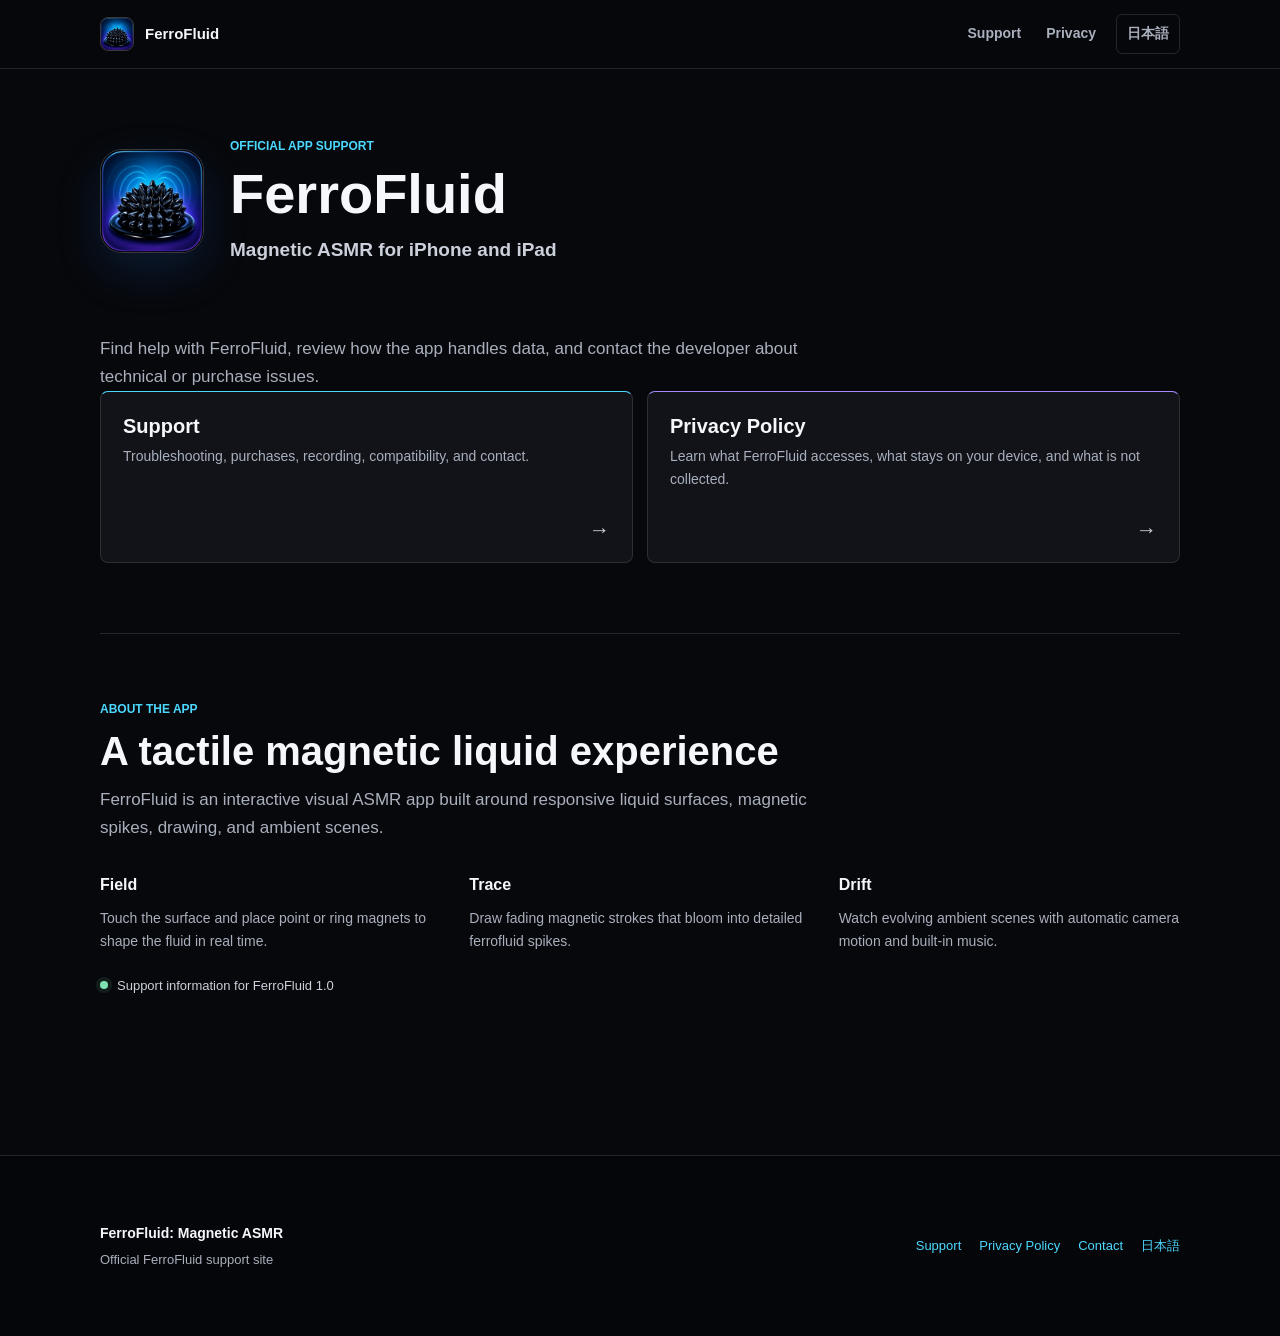
<file: index.html>
<!doctype html>
<html lang="en">
  <head>
    <meta charset="utf-8">
    <meta name="viewport" content="width=device-width, initial-scale=1">
    <meta name="theme-color" content="#07080b">
    <meta name="description" content="Official support and privacy information for FerroFluid: Magnetic ASMR on iPhone and iPad.">
    <meta property="og:title" content="FerroFluid: Magnetic ASMR">
    <meta property="og:description" content="Official support and privacy information for FerroFluid.">
    <meta property="og:type" content="website">
    <meta property="og:url" content="https://bakulab-code.github.io/FerroFluid_App/">
    <meta property="og:image" content="https://bakulab-code.github.io/FerroFluid_App/assets/app-icon.png">
    <link rel="canonical" href="https://bakulab-code.github.io/FerroFluid_App/">
    <link rel="alternate" hreflang="en" href="https://bakulab-code.github.io/FerroFluid_App/">
    <link rel="alternate" hreflang="ja" href="https://bakulab-code.github.io/FerroFluid_App/ja/">
    <link rel="icon" href="./assets/app-icon.png">
    <link rel="stylesheet" href="./assets/styles.css">
    <title>FerroFluid: Magnetic ASMR | Official Support</title>
  </head>
  <body>
    <a class="skip-link" href="#main">Skip to content</a>
    <header class="site-header">
      <div class="header-inner">
        <a class="brand" href="./" aria-label="FerroFluid home">
          <img src="./assets/app-icon.png" alt="">
          <span>FerroFluid</span>
        </a>
        <nav class="site-nav" aria-label="Primary navigation">
          <a href="./support/">Support</a>
          <a href="./privacy/">Privacy</a>
          <a class="language-link" href="./ja/" lang="ja">日本語</a>
        </nav>
      </div>
    </header>

    <main id="main">
      <div class="main-inner">
        <section class="product-intro" aria-labelledby="product-title">
          <img src="./assets/app-icon.png" alt="FerroFluid app icon" width="104" height="104">
          <div>
            <p class="eyebrow">Official app support</p>
            <h1 id="product-title">FerroFluid</h1>
            <p class="subtitle">Magnetic ASMR for iPhone and iPad</p>
          </div>
        </section>

        <p class="lede">Find help with FerroFluid, review how the app handles data, and contact the developer about technical or purchase issues.</p>

        <div class="action-grid" aria-label="Support resources">
          <a class="action-card support" href="./support/">
            <div>
              <h2>Support</h2>
              <p>Troubleshooting, purchases, recording, compatibility, and contact.</p>
            </div>
            <span class="arrow" aria-hidden="true">→</span>
          </a>
          <a class="action-card privacy" href="./privacy/">
            <div>
              <h2>Privacy Policy</h2>
              <p>Learn what FerroFluid accesses, what stays on your device, and what is not collected.</p>
            </div>
            <span class="arrow" aria-hidden="true">→</span>
          </a>
        </div>

        <section class="section" aria-labelledby="about-heading">
          <div class="section-heading">
            <p class="eyebrow">About the app</p>
            <h2 id="about-heading">A tactile magnetic liquid experience</h2>
            <p class="lede">FerroFluid is an interactive visual ASMR app built around responsive liquid surfaces, magnetic spikes, drawing, and ambient scenes.</p>
          </div>
          <div class="topic-grid">
            <div class="topic">
              <h3>Field</h3>
              <p>Touch the surface and place point or ring magnets to shape the fluid in real time.</p>
            </div>
            <div class="topic">
              <h3>Trace</h3>
              <p>Draw fading magnetic strokes that bloom into detailed ferrofluid spikes.</p>
            </div>
            <div class="topic">
              <h3>Drift</h3>
              <p>Watch evolving ambient scenes with automatic camera motion and built-in music.</p>
            </div>
          </div>
          <p class="status-line"><span class="status-dot" aria-hidden="true"></span>Support information for FerroFluid 1.0</p>
        </section>
      </div>
    </main>

    <footer class="site-footer">
      <div class="footer-inner">
        <div class="footer-brand">
          <strong>FerroFluid: Magnetic ASMR</strong>
          <span>Official FerroFluid support site</span>
        </div>
        <nav class="footer-links" aria-label="Footer navigation">
          <a href="./support/">Support</a>
          <a href="./privacy/">Privacy Policy</a>
          <a href="mailto:bakulab.g@gmail.com">Contact</a>
          <a href="./ja/" lang="ja">日本語</a>
        </nav>
      </div>
    </footer>
  </body>
</html>
</file>
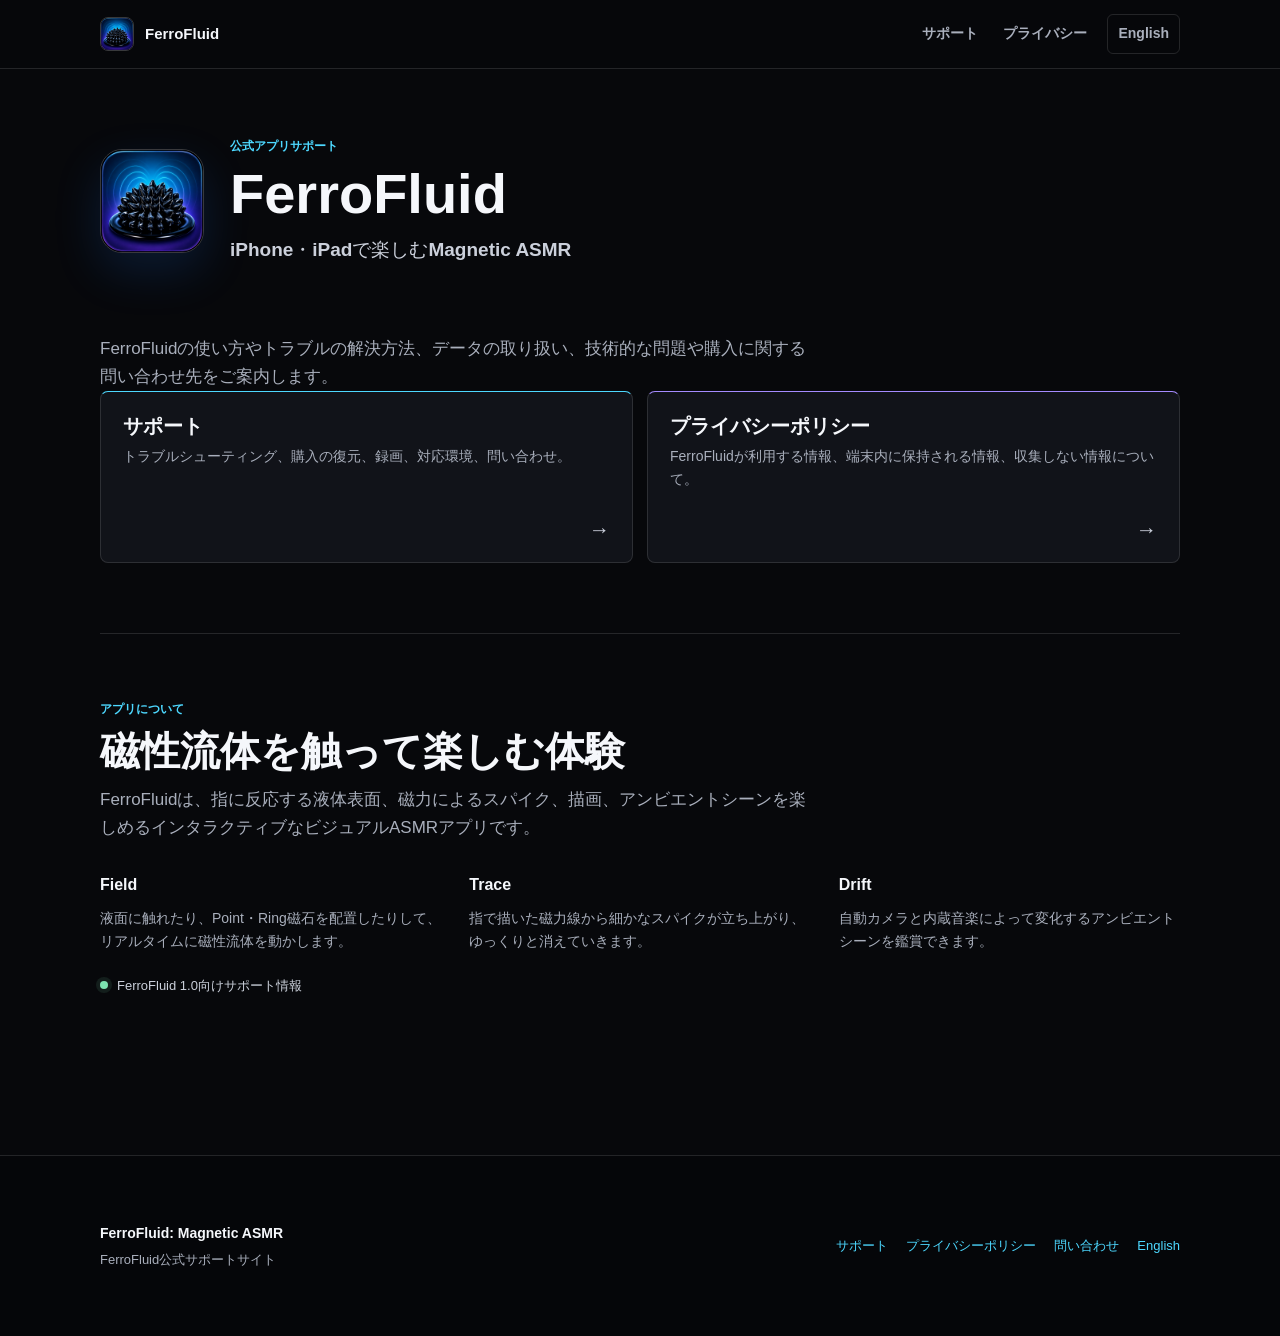
<file: ja/index.html>
<!doctype html>
<html lang="ja">
  <head>
    <meta charset="utf-8">
    <meta name="viewport" content="width=device-width, initial-scale=1">
    <meta name="theme-color" content="#07080b">
    <meta name="description" content="iPhone・iPad用アプリ FerroFluid: Magnetic ASMR の公式サポートおよびプライバシー情報です。">
    <meta property="og:title" content="FerroFluid: Magnetic ASMR">
    <meta property="og:description" content="FerroFluidの公式サポートおよびプライバシー情報です。">
    <meta property="og:type" content="website">
    <meta property="og:url" content="https://bakulab-code.github.io/FerroFluid_App/ja/">
    <meta property="og:image" content="https://bakulab-code.github.io/FerroFluid_App/assets/app-icon.png">
    <link rel="canonical" href="https://bakulab-code.github.io/FerroFluid_App/ja/">
    <link rel="alternate" hreflang="en" href="https://bakulab-code.github.io/FerroFluid_App/">
    <link rel="alternate" hreflang="ja" href="https://bakulab-code.github.io/FerroFluid_App/ja/">
    <link rel="icon" href="../assets/app-icon.png">
    <link rel="stylesheet" href="../assets/styles.css">
    <title>FerroFluid: Magnetic ASMR | 公式サポート</title>
  </head>
  <body>
    <a class="skip-link" href="#main">本文へ移動</a>
    <header class="site-header">
      <div class="header-inner">
        <a class="brand" href="./" aria-label="FerroFluid ホーム">
          <img src="../assets/app-icon.png" alt="">
          <span>FerroFluid</span>
        </a>
        <nav class="site-nav" aria-label="メインナビゲーション">
          <a href="./support/">サポート</a>
          <a href="./privacy/">プライバシー</a>
          <a class="language-link" href="../" lang="en">English</a>
        </nav>
      </div>
    </header>

    <main id="main">
      <div class="main-inner">
        <section class="product-intro" aria-labelledby="product-title">
          <img src="../assets/app-icon.png" alt="FerroFluid アプリアイコン" width="104" height="104">
          <div>
            <p class="eyebrow">公式アプリサポート</p>
            <h1 id="product-title">FerroFluid</h1>
            <p class="subtitle">iPhone・iPadで楽しむMagnetic ASMR</p>
          </div>
        </section>

        <p class="lede">FerroFluidの使い方やトラブルの解決方法、データの取り扱い、技術的な問題や購入に関する問い合わせ先をご案内します。</p>

        <div class="action-grid" aria-label="サポート情報">
          <a class="action-card support" href="./support/">
            <div>
              <h2>サポート</h2>
              <p>トラブルシューティング、購入の復元、録画、対応環境、問い合わせ。</p>
            </div>
            <span class="arrow" aria-hidden="true">→</span>
          </a>
          <a class="action-card privacy" href="./privacy/">
            <div>
              <h2>プライバシーポリシー</h2>
              <p>FerroFluidが利用する情報、端末内に保持される情報、収集しない情報について。</p>
            </div>
            <span class="arrow" aria-hidden="true">→</span>
          </a>
        </div>

        <section class="section" aria-labelledby="about-heading">
          <div class="section-heading">
            <p class="eyebrow">アプリについて</p>
            <h2 id="about-heading">磁性流体を触って楽しむ体験</h2>
            <p class="lede">FerroFluidは、指に反応する液体表面、磁力によるスパイク、描画、アンビエントシーンを楽しめるインタラクティブなビジュアルASMRアプリです。</p>
          </div>
          <div class="topic-grid">
            <div class="topic">
              <h3>Field</h3>
              <p>液面に触れたり、Point・Ring磁石を配置したりして、リアルタイムに磁性流体を動かします。</p>
            </div>
            <div class="topic">
              <h3>Trace</h3>
              <p>指で描いた磁力線から細かなスパイクが立ち上がり、ゆっくりと消えていきます。</p>
            </div>
            <div class="topic">
              <h3>Drift</h3>
              <p>自動カメラと内蔵音楽によって変化するアンビエントシーンを鑑賞できます。</p>
            </div>
          </div>
          <p class="status-line"><span class="status-dot" aria-hidden="true"></span>FerroFluid 1.0向けサポート情報</p>
        </section>
      </div>
    </main>

    <footer class="site-footer">
      <div class="footer-inner">
        <div class="footer-brand">
          <strong>FerroFluid: Magnetic ASMR</strong>
          <span>FerroFluid公式サポートサイト</span>
        </div>
        <nav class="footer-links" aria-label="フッターナビゲーション">
          <a href="./support/">サポート</a>
          <a href="./privacy/">プライバシーポリシー</a>
          <a href="mailto:bakulab.g@gmail.com">問い合わせ</a>
          <a href="../" lang="en">English</a>
        </nav>
      </div>
    </footer>
  </body>
</html>
</file>
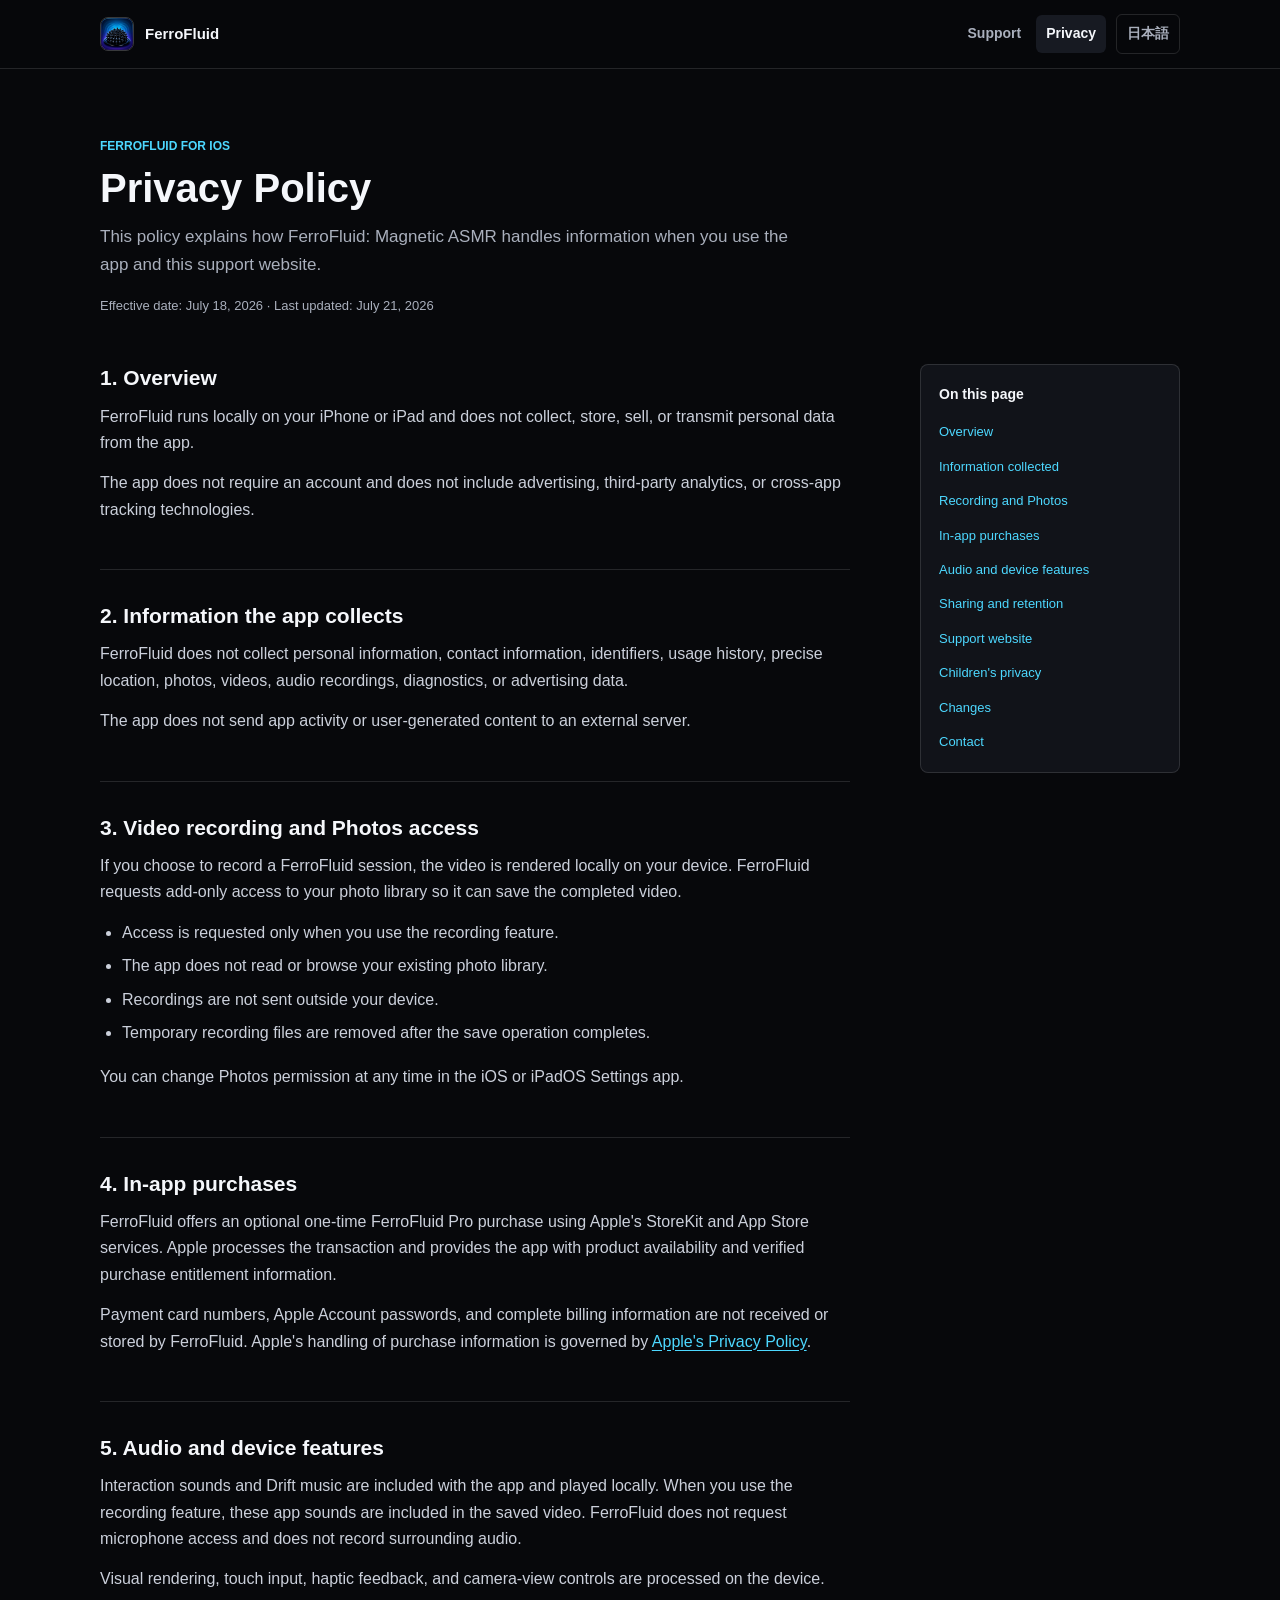
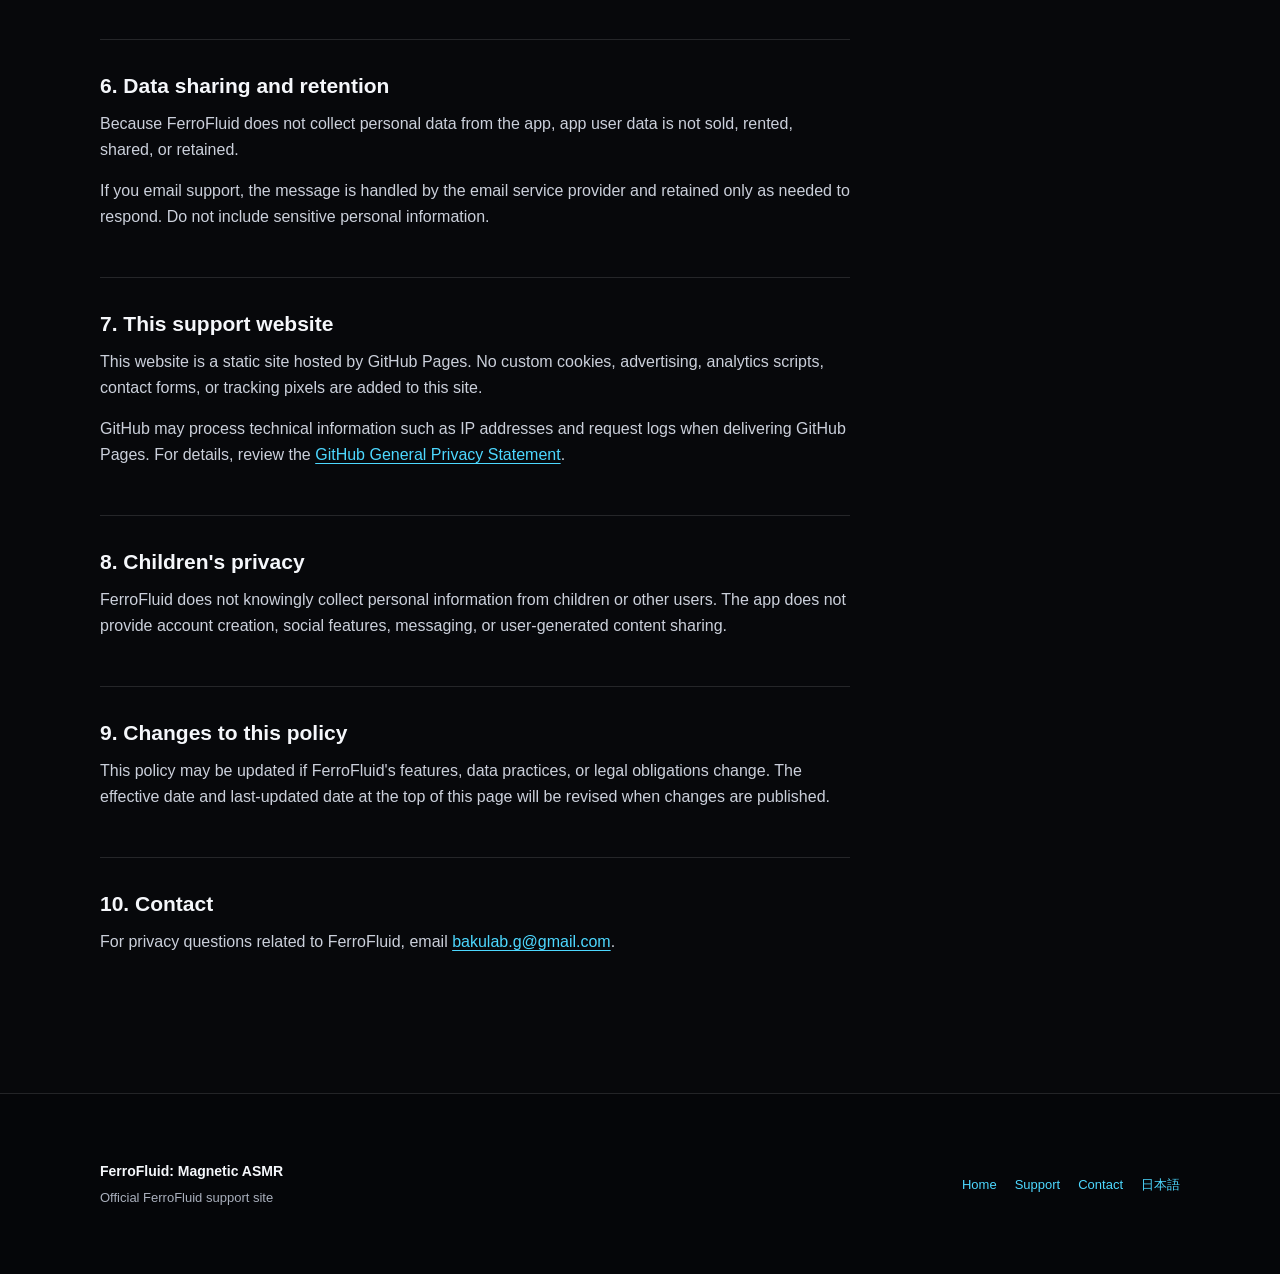
<file: privacy/index.html>
<!doctype html>
<html lang="en">
  <head>
    <meta charset="utf-8">
    <meta name="viewport" content="width=device-width, initial-scale=1">
    <meta name="theme-color" content="#07080b">
    <meta name="description" content="Privacy Policy for FerroFluid: Magnetic ASMR on iPhone and iPad.">
    <meta property="og:title" content="FerroFluid Privacy Policy">
    <meta property="og:description" content="How FerroFluid handles purchases, recordings, and device data.">
    <meta property="og:type" content="website">
    <meta property="og:url" content="https://bakulab-code.github.io/FerroFluid_App/privacy/">
    <meta property="og:image" content="https://bakulab-code.github.io/FerroFluid_App/assets/app-icon.png">
    <link rel="canonical" href="https://bakulab-code.github.io/FerroFluid_App/privacy/">
    <link rel="alternate" hreflang="en" href="https://bakulab-code.github.io/FerroFluid_App/privacy/">
    <link rel="alternate" hreflang="ja" href="https://bakulab-code.github.io/FerroFluid_App/ja/privacy/">
    <link rel="icon" href="../assets/app-icon.png">
    <link rel="stylesheet" href="../assets/styles.css">
    <title>Privacy Policy | FerroFluid: Magnetic ASMR</title>
  </head>
  <body>
    <a class="skip-link" href="#main">Skip to content</a>
    <header class="site-header">
      <div class="header-inner">
        <a class="brand" href="../" aria-label="FerroFluid home">
          <img src="../assets/app-icon.png" alt="">
          <span>FerroFluid</span>
        </a>
        <nav class="site-nav" aria-label="Primary navigation">
          <a href="../support/">Support</a>
          <a href="./" aria-current="page">Privacy</a>
          <a class="language-link" href="../ja/privacy/" lang="ja">日本語</a>
        </nav>
      </div>
    </header>

    <main id="main">
      <div class="main-inner">
        <header class="page-header">
          <p class="eyebrow">FerroFluid for iOS</p>
          <h1>Privacy Policy</h1>
          <p class="lede">This policy explains how FerroFluid: Magnetic ASMR handles information when you use the app and this support website.</p>
          <p class="meta">Effective date: July 18, 2026 · Last updated: July 21, 2026</p>
        </header>

        <div class="content-layout">
          <article class="prose">
            <section id="overview">
              <h2>1. Overview</h2>
              <p>FerroFluid runs locally on your iPhone or iPad and does not collect, store, sell, or transmit personal data from the app.</p>
              <p>The app does not require an account and does not include advertising, third-party analytics, or cross-app tracking technologies.</p>
            </section>

            <section id="collection">
              <h2>2. Information the app collects</h2>
              <p>FerroFluid does not collect personal information, contact information, identifiers, usage history, precise location, photos, videos, audio recordings, diagnostics, or advertising data.</p>
              <p>The app does not send app activity or user-generated content to an external server.</p>
            </section>

            <section id="photos">
              <h2>3. Video recording and Photos access</h2>
              <p>If you choose to record a FerroFluid session, the video is rendered locally on your device. FerroFluid requests add-only access to your photo library so it can save the completed video.</p>
              <ul>
                <li>Access is requested only when you use the recording feature.</li>
                <li>The app does not read or browse your existing photo library.</li>
                <li>Recordings are not sent outside your device.</li>
                <li>Temporary recording files are removed after the save operation completes.</li>
              </ul>
              <p>You can change Photos permission at any time in the iOS or iPadOS Settings app.</p>
            </section>

            <section id="purchases">
              <h2>4. In-app purchases</h2>
              <p>FerroFluid offers an optional one-time FerroFluid Pro purchase using Apple's StoreKit and App Store services. Apple processes the transaction and provides the app with product availability and verified purchase entitlement information.</p>
              <p>Payment card numbers, Apple Account passwords, and complete billing information are not received or stored by FerroFluid. Apple's handling of purchase information is governed by <a href="https://www.apple.com/legal/privacy/" rel="noopener noreferrer">Apple's Privacy Policy</a>.</p>
            </section>

            <section id="audio">
              <h2>5. Audio and device features</h2>
              <p>Interaction sounds and Drift music are included with the app and played locally. When you use the recording feature, these app sounds are included in the saved video. FerroFluid does not request microphone access and does not record surrounding audio.</p>
              <p>Visual rendering, touch input, haptic feedback, and camera-view controls are processed on the device.</p>
            </section>

            <section id="sharing">
              <h2>6. Data sharing and retention</h2>
              <p>Because FerroFluid does not collect personal data from the app, app user data is not sold, rented, shared, or retained.</p>
              <p>If you email support, the message is handled by the email service provider and retained only as needed to respond. Do not include sensitive personal information.</p>
            </section>

            <section id="website">
              <h2>7. This support website</h2>
              <p>This website is a static site hosted by GitHub Pages. No custom cookies, advertising, analytics scripts, contact forms, or tracking pixels are added to this site.</p>
              <p>GitHub may process technical information such as IP addresses and request logs when delivering GitHub Pages. For details, review the <a href="https://docs.github.com/en/site-policy/privacy-policies/github-general-privacy-statement" rel="noopener noreferrer">GitHub General Privacy Statement</a>.</p>
            </section>

            <section id="children">
              <h2>8. Children's privacy</h2>
              <p>FerroFluid does not knowingly collect personal information from children or other users. The app does not provide account creation, social features, messaging, or user-generated content sharing.</p>
            </section>

            <section id="changes">
              <h2>9. Changes to this policy</h2>
              <p>This policy may be updated if FerroFluid's features, data practices, or legal obligations change. The effective date and last-updated date at the top of this page will be revised when changes are published.</p>
            </section>

            <section id="contact">
              <h2>10. Contact</h2>
              <p>For privacy questions related to FerroFluid, email <a href="mailto:bakulab.g@gmail.com">bakulab.g@gmail.com</a>.</p>
            </section>
          </article>

          <aside class="side-panel" aria-label="Privacy Policy contents">
            <h2>On this page</h2>
            <ul>
              <li><a href="#overview">Overview</a></li>
              <li><a href="#collection">Information collected</a></li>
              <li><a href="#photos">Recording and Photos</a></li>
              <li><a href="#purchases">In-app purchases</a></li>
              <li><a href="#audio">Audio and device features</a></li>
              <li><a href="#sharing">Sharing and retention</a></li>
              <li><a href="#website">Support website</a></li>
              <li><a href="#children">Children's privacy</a></li>
              <li><a href="#changes">Changes</a></li>
              <li><a href="#contact">Contact</a></li>
            </ul>
          </aside>
        </div>
      </div>
    </main>

    <footer class="site-footer">
      <div class="footer-inner">
        <div class="footer-brand">
          <strong>FerroFluid: Magnetic ASMR</strong>
          <span>Official FerroFluid support site</span>
        </div>
        <nav class="footer-links" aria-label="Footer navigation">
          <a href="../">Home</a>
          <a href="../support/">Support</a>
          <a href="mailto:bakulab.g@gmail.com">Contact</a>
          <a href="../ja/privacy/" lang="ja">日本語</a>
        </nav>
      </div>
    </footer>
  </body>
</html>
</file>
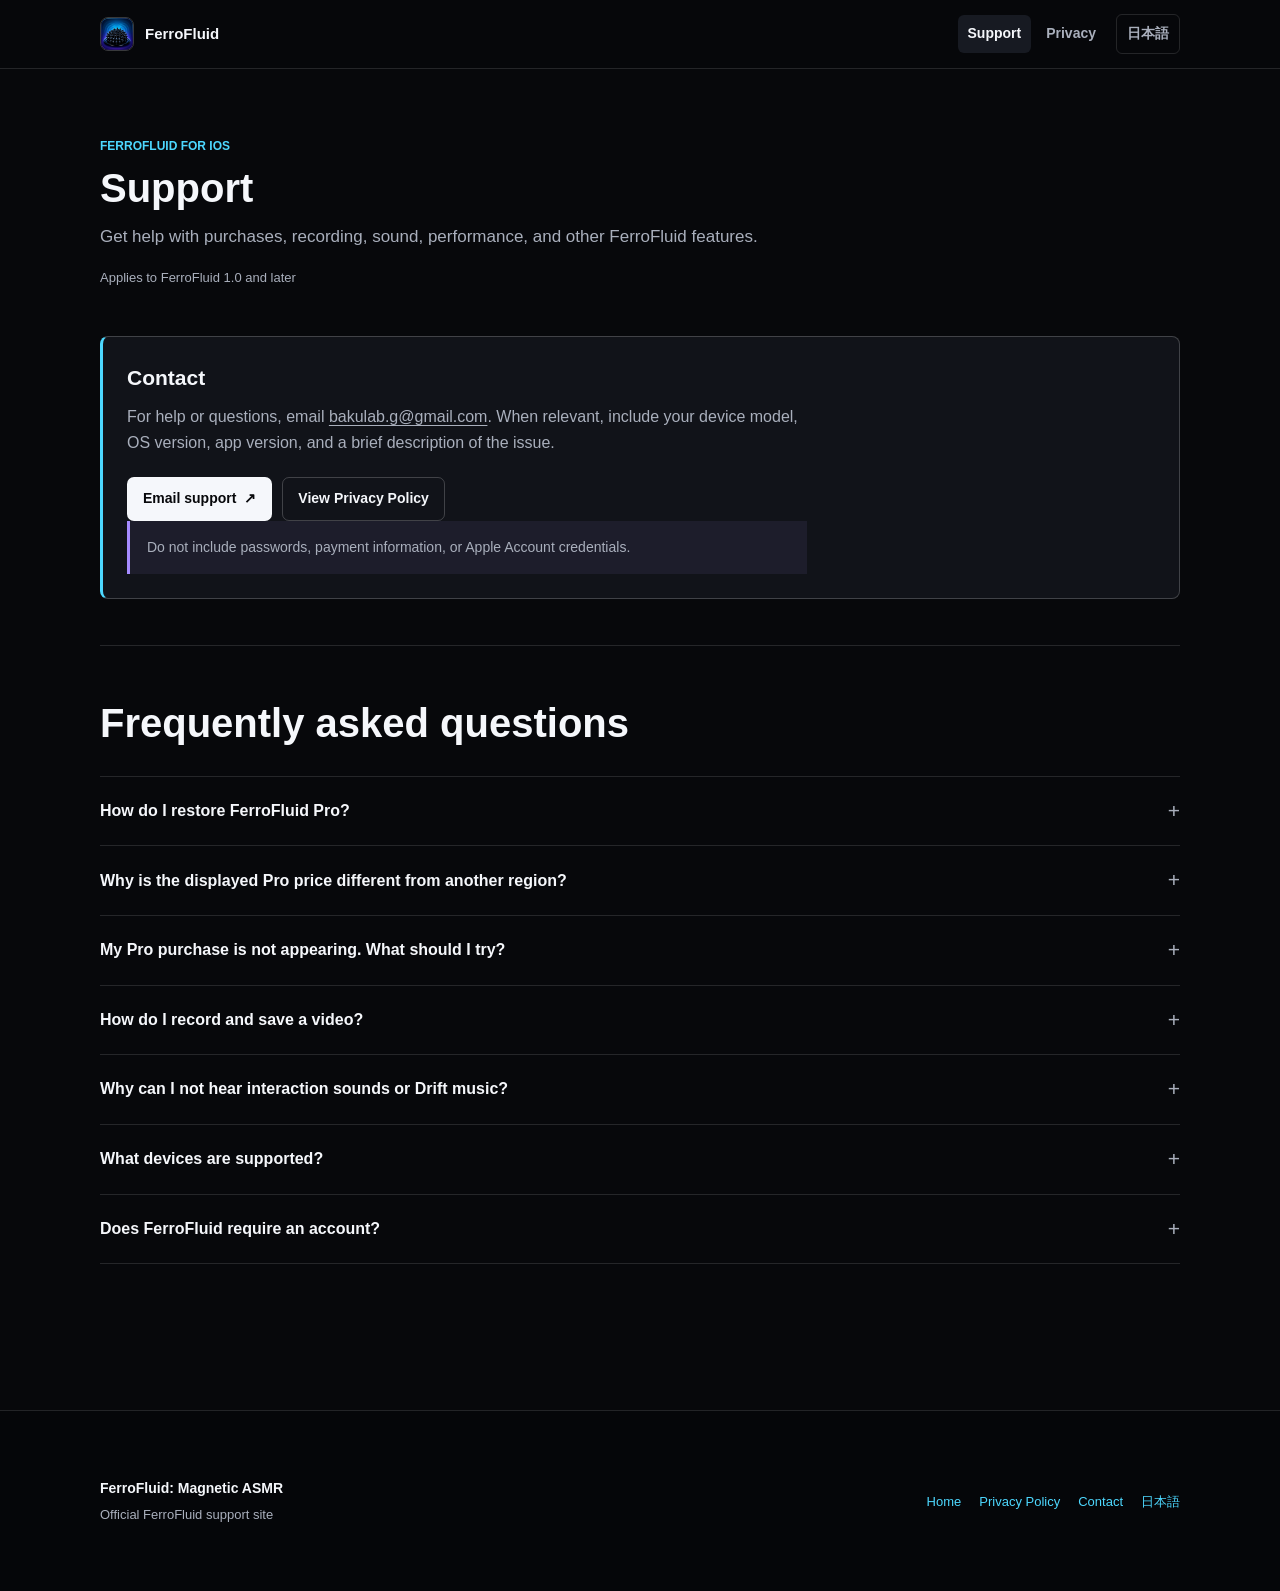
<file: support/index.html>
<!doctype html>
<html lang="en">
  <head>
    <meta charset="utf-8">
    <meta name="viewport" content="width=device-width, initial-scale=1">
    <meta name="theme-color" content="#07080b">
    <meta name="description" content="Official support for FerroFluid: Magnetic ASMR, including purchase restoration, recording help, and contact.">
    <meta property="og:title" content="FerroFluid Support">
    <meta property="og:description" content="Troubleshooting and contact for FerroFluid: Magnetic ASMR.">
    <meta property="og:type" content="website">
    <meta property="og:url" content="https://bakulab-code.github.io/FerroFluid_App/support/">
    <meta property="og:image" content="https://bakulab-code.github.io/FerroFluid_App/assets/app-icon.png">
    <link rel="canonical" href="https://bakulab-code.github.io/FerroFluid_App/support/">
    <link rel="alternate" hreflang="en" href="https://bakulab-code.github.io/FerroFluid_App/support/">
    <link rel="alternate" hreflang="ja" href="https://bakulab-code.github.io/FerroFluid_App/ja/support/">
    <link rel="icon" href="../assets/app-icon.png">
    <link rel="stylesheet" href="../assets/styles.css">
    <title>Support | FerroFluid: Magnetic ASMR</title>
  </head>
  <body>
    <a class="skip-link" href="#main">Skip to content</a>
    <header class="site-header">
      <div class="header-inner">
        <a class="brand" href="../" aria-label="FerroFluid home">
          <img src="../assets/app-icon.png" alt="">
          <span>FerroFluid</span>
        </a>
        <nav class="site-nav" aria-label="Primary navigation">
          <a href="./" aria-current="page">Support</a>
          <a href="../privacy/">Privacy</a>
          <a class="language-link" href="../ja/support/" lang="ja">日本語</a>
        </nav>
      </div>
    </header>

    <main id="main">
      <div class="main-inner">
        <header class="page-header">
          <p class="eyebrow">FerroFluid for iOS</p>
          <h1>Support</h1>
          <p class="lede">Get help with purchases, recording, sound, performance, and other FerroFluid features.</p>
          <p class="meta">Applies to FerroFluid 1.0 and later</p>
        </header>

        <section class="contact-panel" aria-labelledby="contact-heading">
          <h2 id="contact-heading">Contact</h2>
          <p>For help or questions, email <a href="mailto:bakulab.g@gmail.com">bakulab.g@gmail.com</a>. When relevant, include your device model, OS version, app version, and a brief description of the issue.</p>
          <div class="button-row">
            <a class="button" href="mailto:bakulab.g@gmail.com?subject=FerroFluid%20Support">Email support <span aria-hidden="true">↗</span></a>
            <a class="button secondary" href="../privacy/">View Privacy Policy</a>
          </div>
          <p class="notice">Do not include passwords, payment information, or Apple Account credentials.</p>
        </section>

        <section class="section" aria-labelledby="faq-heading">
          <div class="section-heading">
            <h2 id="faq-heading">Frequently asked questions</h2>
          </div>
          <div class="faq-list">
            <details>
              <summary>How do I restore FerroFluid Pro?</summary>
              <div class="faq-answer">
                <ol>
                  <li>Open FerroFluid.</li>
                  <li>Select a locked feature such as Trace, Drift, Color, or Skin.</li>
                  <li>On the FerroFluid Pro screen, select <strong>Restore Purchases</strong>.</li>
                </ol>
                <p>Use the same Apple Account that made the original purchase. FerroFluid Pro is a one-time, non-consumable purchase.</p>
              </div>
            </details>

            <details>
              <summary>Why is the displayed Pro price different from another region?</summary>
              <div class="faq-answer">
                <p>FerroFluid displays the current local price supplied by the App Store. Currency, taxes, and regional pricing are managed by Apple and may vary by storefront.</p>
              </div>
            </details>

            <details>
              <summary>My Pro purchase is not appearing. What should I try?</summary>
              <div class="faq-answer">
                <ul>
                  <li>Confirm that the device is signed in to the Apple Account used for the purchase.</li>
                  <li>Check that the device has an internet connection.</li>
                  <li>Open the Pro screen and select <strong>Restore Purchases</strong>.</li>
                  <li>Restart FerroFluid and try again.</li>
                </ul>
                <p>If the App Store reports a transaction problem, contact <a href="https://support.apple.com/billing" rel="noopener noreferrer">Apple Support</a>. FerroFluid does not receive payment card details or control App Store billing.</p>
              </div>
            </details>

            <details>
              <summary>How do I record and save a video?</summary>
              <div class="faq-answer">
                <ol>
                  <li>Select the More button in the upper-right corner.</li>
                  <li>Select the red record icon.</li>
                  <li>When prompted, allow FerroFluid to add videos to Photos.</li>
                  <li>Select the stop button in the recording indicator.</li>
                </ol>
                <p>The video is created on your device and saved to your photo library. FerroFluid does not upload recordings.</p>
              </div>
            </details>

            <details>
              <summary>Why can I not hear interaction sounds or Drift music?</summary>
              <div class="faq-answer">
                <ul>
                  <li>Open the More menu and confirm the speaker button is enabled.</li>
                  <li>Raise the device media volume.</li>
                  <li>Check Silent Mode and any connected Bluetooth audio device.</li>
                  <li>In Drift, confirm that playback is not paused.</li>
                </ul>
              </div>
            </details>

            <details>
              <summary>What devices are supported?</summary>
              <div class="faq-answer">
                <p>FerroFluid supports iPhone and iPad devices running iOS or iPadOS 17.0 or later with Metal support. Visual performance can vary by device model.</p>
              </div>
            </details>

            <details>
              <summary>Does FerroFluid require an account?</summary>
              <div class="faq-answer">
                <p>No. FerroFluid does not require account registration or sign-in. App Store purchases are handled by Apple through your Apple Account.</p>
              </div>
            </details>
          </div>
        </section>
      </div>
    </main>

    <footer class="site-footer">
      <div class="footer-inner">
        <div class="footer-brand">
          <strong>FerroFluid: Magnetic ASMR</strong>
          <span>Official FerroFluid support site</span>
        </div>
        <nav class="footer-links" aria-label="Footer navigation">
          <a href="../">Home</a>
          <a href="../privacy/">Privacy Policy</a>
          <a href="mailto:bakulab.g@gmail.com">Contact</a>
          <a href="../ja/support/" lang="ja">日本語</a>
        </nav>
      </div>
    </footer>
  </body>
</html>
</file>
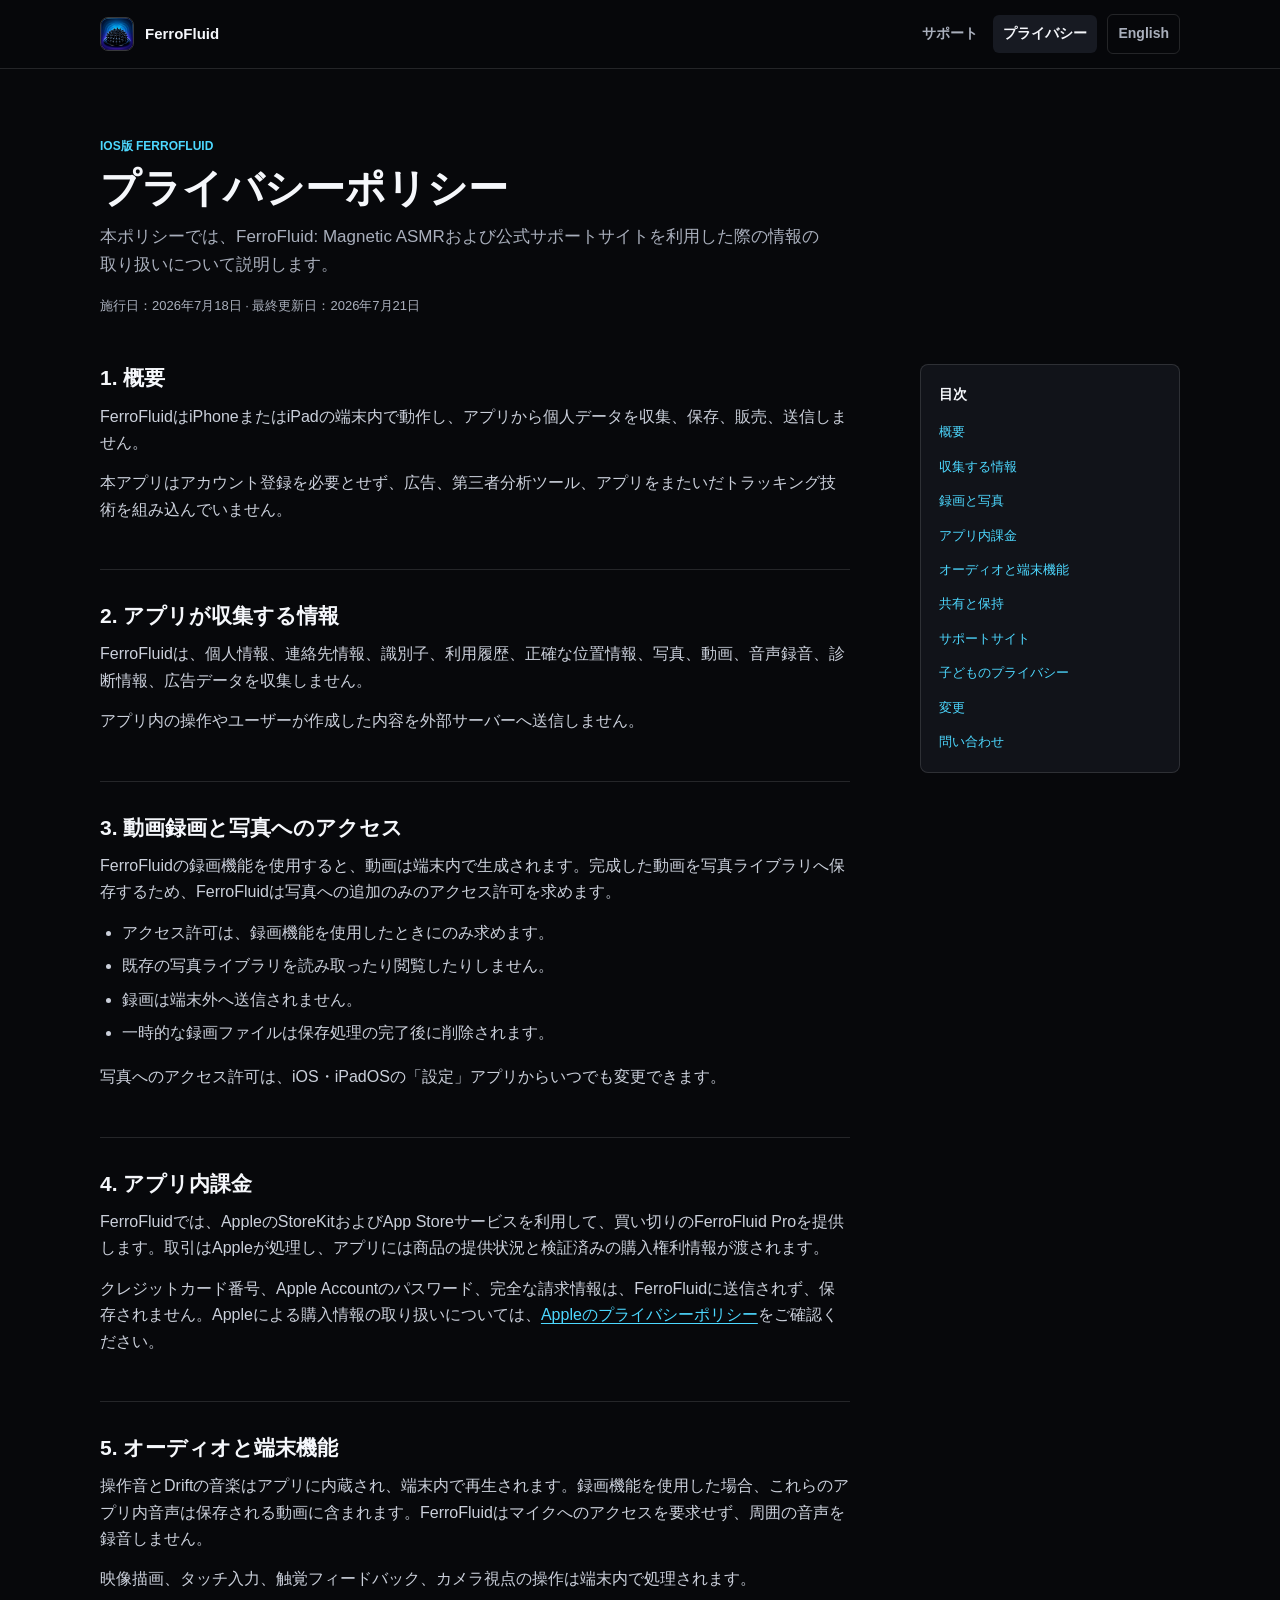
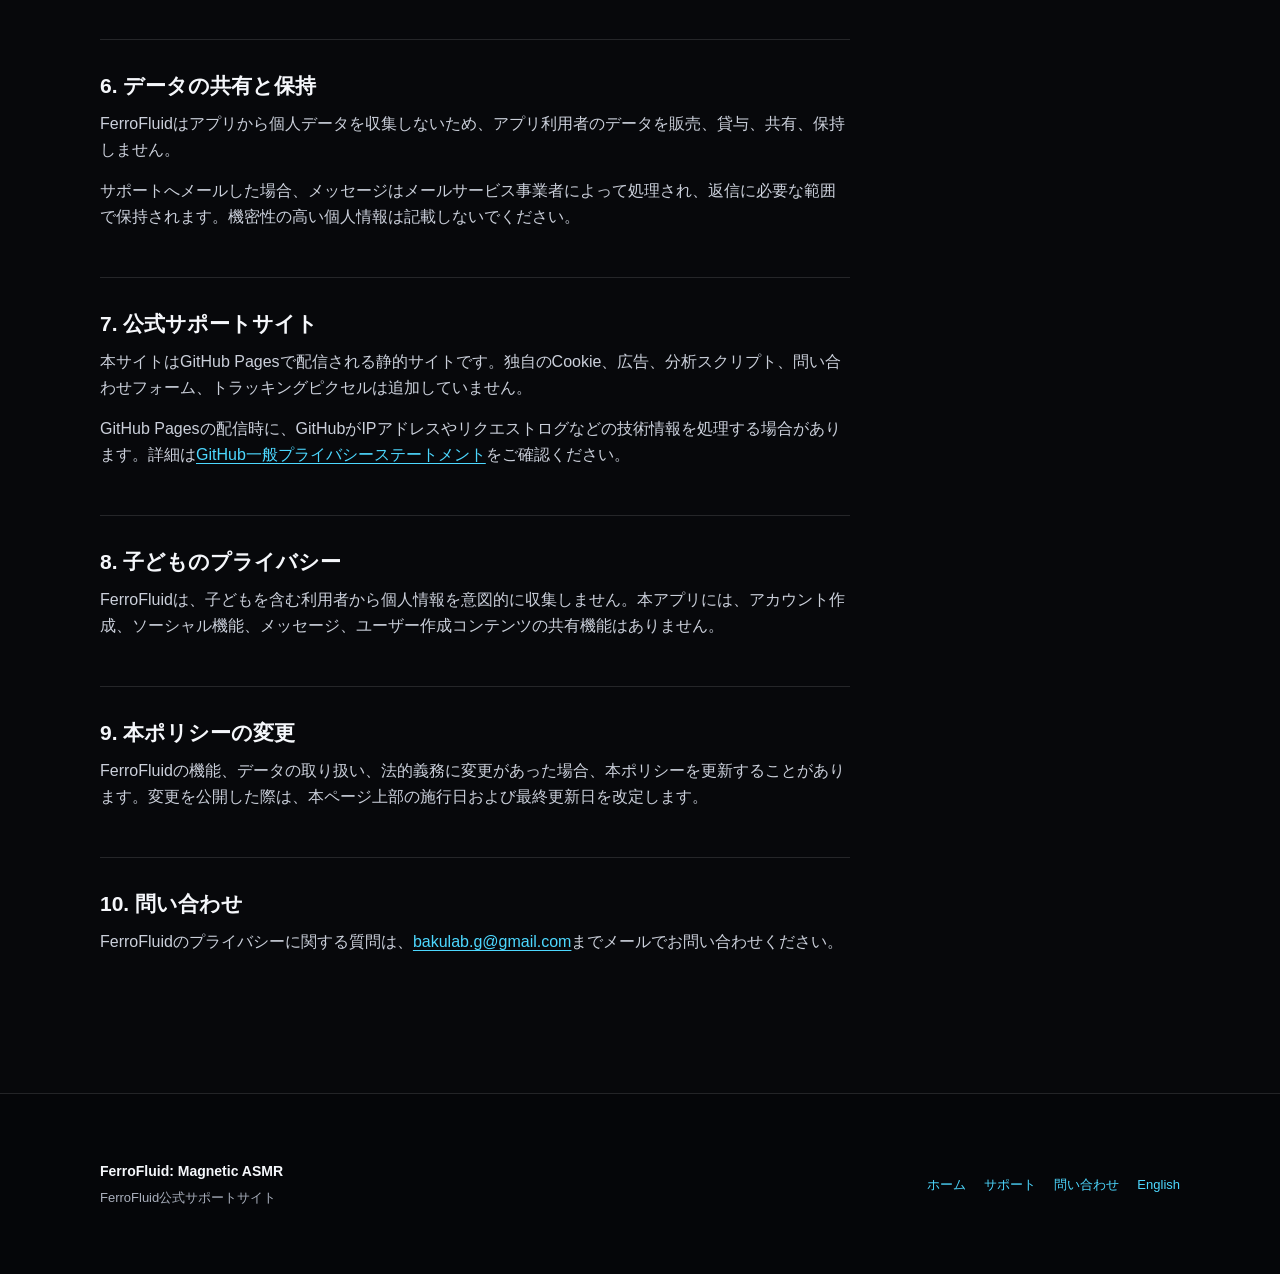
<file: ja/privacy/index.html>
<!doctype html>
<html lang="ja">
  <head>
    <meta charset="utf-8">
    <meta name="viewport" content="width=device-width, initial-scale=1">
    <meta name="theme-color" content="#07080b">
    <meta name="description" content="iPhone・iPad用アプリ FerroFluid: Magnetic ASMR のプライバシーポリシーです。">
    <meta property="og:title" content="FerroFluid プライバシーポリシー">
    <meta property="og:description" content="FerroFluidにおける購入、録画、端末情報の取り扱いについて説明します。">
    <meta property="og:type" content="website">
    <meta property="og:url" content="https://bakulab-code.github.io/FerroFluid_App/ja/privacy/">
    <meta property="og:image" content="https://bakulab-code.github.io/FerroFluid_App/assets/app-icon.png">
    <link rel="canonical" href="https://bakulab-code.github.io/FerroFluid_App/ja/privacy/">
    <link rel="alternate" hreflang="en" href="https://bakulab-code.github.io/FerroFluid_App/privacy/">
    <link rel="alternate" hreflang="ja" href="https://bakulab-code.github.io/FerroFluid_App/ja/privacy/">
    <link rel="icon" href="../../assets/app-icon.png">
    <link rel="stylesheet" href="../../assets/styles.css">
    <title>プライバシーポリシー | FerroFluid: Magnetic ASMR</title>
  </head>
  <body>
    <a class="skip-link" href="#main">本文へ移動</a>
    <header class="site-header">
      <div class="header-inner">
        <a class="brand" href="../" aria-label="FerroFluid ホーム">
          <img src="../../assets/app-icon.png" alt="">
          <span>FerroFluid</span>
        </a>
        <nav class="site-nav" aria-label="メインナビゲーション">
          <a href="../support/">サポート</a>
          <a href="./" aria-current="page">プライバシー</a>
          <a class="language-link" href="../../privacy/" lang="en">English</a>
        </nav>
      </div>
    </header>

    <main id="main">
      <div class="main-inner">
        <header class="page-header">
          <p class="eyebrow">iOS版 FerroFluid</p>
          <h1>プライバシーポリシー</h1>
          <p class="lede">本ポリシーでは、FerroFluid: Magnetic ASMRおよび公式サポートサイトを利用した際の情報の取り扱いについて説明します。</p>
          <p class="meta">施行日：2026年7月18日 · 最終更新日：2026年7月21日</p>
        </header>

        <div class="content-layout">
          <article class="prose">
            <section id="overview">
              <h2>1. 概要</h2>
              <p>FerroFluidはiPhoneまたはiPadの端末内で動作し、アプリから個人データを収集、保存、販売、送信しません。</p>
              <p>本アプリはアカウント登録を必要とせず、広告、第三者分析ツール、アプリをまたいだトラッキング技術を組み込んでいません。</p>
            </section>

            <section id="collection">
              <h2>2. アプリが収集する情報</h2>
              <p>FerroFluidは、個人情報、連絡先情報、識別子、利用履歴、正確な位置情報、写真、動画、音声録音、診断情報、広告データを収集しません。</p>
              <p>アプリ内の操作やユーザーが作成した内容を外部サーバーへ送信しません。</p>
            </section>

            <section id="photos">
              <h2>3. 動画録画と写真へのアクセス</h2>
              <p>FerroFluidの録画機能を使用すると、動画は端末内で生成されます。完成した動画を写真ライブラリへ保存するため、FerroFluidは写真への追加のみのアクセス許可を求めます。</p>
              <ul>
                <li>アクセス許可は、録画機能を使用したときにのみ求めます。</li>
                <li>既存の写真ライブラリを読み取ったり閲覧したりしません。</li>
                <li>録画は端末外へ送信されません。</li>
                <li>一時的な録画ファイルは保存処理の完了後に削除されます。</li>
              </ul>
              <p>写真へのアクセス許可は、iOS・iPadOSの「設定」アプリからいつでも変更できます。</p>
            </section>

            <section id="purchases">
              <h2>4. アプリ内課金</h2>
              <p>FerroFluidでは、AppleのStoreKitおよびApp Storeサービスを利用して、買い切りのFerroFluid Proを提供します。取引はAppleが処理し、アプリには商品の提供状況と検証済みの購入権利情報が渡されます。</p>
              <p>クレジットカード番号、Apple Accountのパスワード、完全な請求情報は、FerroFluidに送信されず、保存されません。Appleによる購入情報の取り扱いについては、<a href="https://www.apple.com/jp/legal/privacy/" rel="noopener noreferrer">Appleのプライバシーポリシー</a>をご確認ください。</p>
            </section>

            <section id="audio">
              <h2>5. オーディオと端末機能</h2>
              <p>操作音とDriftの音楽はアプリに内蔵され、端末内で再生されます。録画機能を使用した場合、これらのアプリ内音声は保存される動画に含まれます。FerroFluidはマイクへのアクセスを要求せず、周囲の音声を録音しません。</p>
              <p>映像描画、タッチ入力、触覚フィードバック、カメラ視点の操作は端末内で処理されます。</p>
            </section>

            <section id="sharing">
              <h2>6. データの共有と保持</h2>
              <p>FerroFluidはアプリから個人データを収集しないため、アプリ利用者のデータを販売、貸与、共有、保持しません。</p>
              <p>サポートへメールした場合、メッセージはメールサービス事業者によって処理され、返信に必要な範囲で保持されます。機密性の高い個人情報は記載しないでください。</p>
            </section>

            <section id="website">
              <h2>7. 公式サポートサイト</h2>
              <p>本サイトはGitHub Pagesで配信される静的サイトです。独自のCookie、広告、分析スクリプト、問い合わせフォーム、トラッキングピクセルは追加していません。</p>
              <p>GitHub Pagesの配信時に、GitHubがIPアドレスやリクエストログなどの技術情報を処理する場合があります。詳細は<a href="https://docs.github.com/ja/site-policy/privacy-policies/github-general-privacy-statement" rel="noopener noreferrer">GitHub一般プライバシーステートメント</a>をご確認ください。</p>
            </section>

            <section id="children">
              <h2>8. 子どものプライバシー</h2>
              <p>FerroFluidは、子どもを含む利用者から個人情報を意図的に収集しません。本アプリには、アカウント作成、ソーシャル機能、メッセージ、ユーザー作成コンテンツの共有機能はありません。</p>
            </section>

            <section id="changes">
              <h2>9. 本ポリシーの変更</h2>
              <p>FerroFluidの機能、データの取り扱い、法的義務に変更があった場合、本ポリシーを更新することがあります。変更を公開した際は、本ページ上部の施行日および最終更新日を改定します。</p>
            </section>

            <section id="contact">
              <h2>10. 問い合わせ</h2>
              <p>FerroFluidのプライバシーに関する質問は、<a href="mailto:bakulab.g@gmail.com">bakulab.g@gmail.com</a>までメールでお問い合わせください。</p>
            </section>
          </article>

          <aside class="side-panel" aria-label="プライバシーポリシー目次">
            <h2>目次</h2>
            <ul>
              <li><a href="#overview">概要</a></li>
              <li><a href="#collection">収集する情報</a></li>
              <li><a href="#photos">録画と写真</a></li>
              <li><a href="#purchases">アプリ内課金</a></li>
              <li><a href="#audio">オーディオと端末機能</a></li>
              <li><a href="#sharing">共有と保持</a></li>
              <li><a href="#website">サポートサイト</a></li>
              <li><a href="#children">子どものプライバシー</a></li>
              <li><a href="#changes">変更</a></li>
              <li><a href="#contact">問い合わせ</a></li>
            </ul>
          </aside>
        </div>
      </div>
    </main>

    <footer class="site-footer">
      <div class="footer-inner">
        <div class="footer-brand">
          <strong>FerroFluid: Magnetic ASMR</strong>
          <span>FerroFluid公式サポートサイト</span>
        </div>
        <nav class="footer-links" aria-label="フッターナビゲーション">
          <a href="../">ホーム</a>
          <a href="../support/">サポート</a>
          <a href="mailto:bakulab.g@gmail.com">問い合わせ</a>
          <a href="../../privacy/" lang="en">English</a>
        </nav>
      </div>
    </footer>
  </body>
</html>
</file>
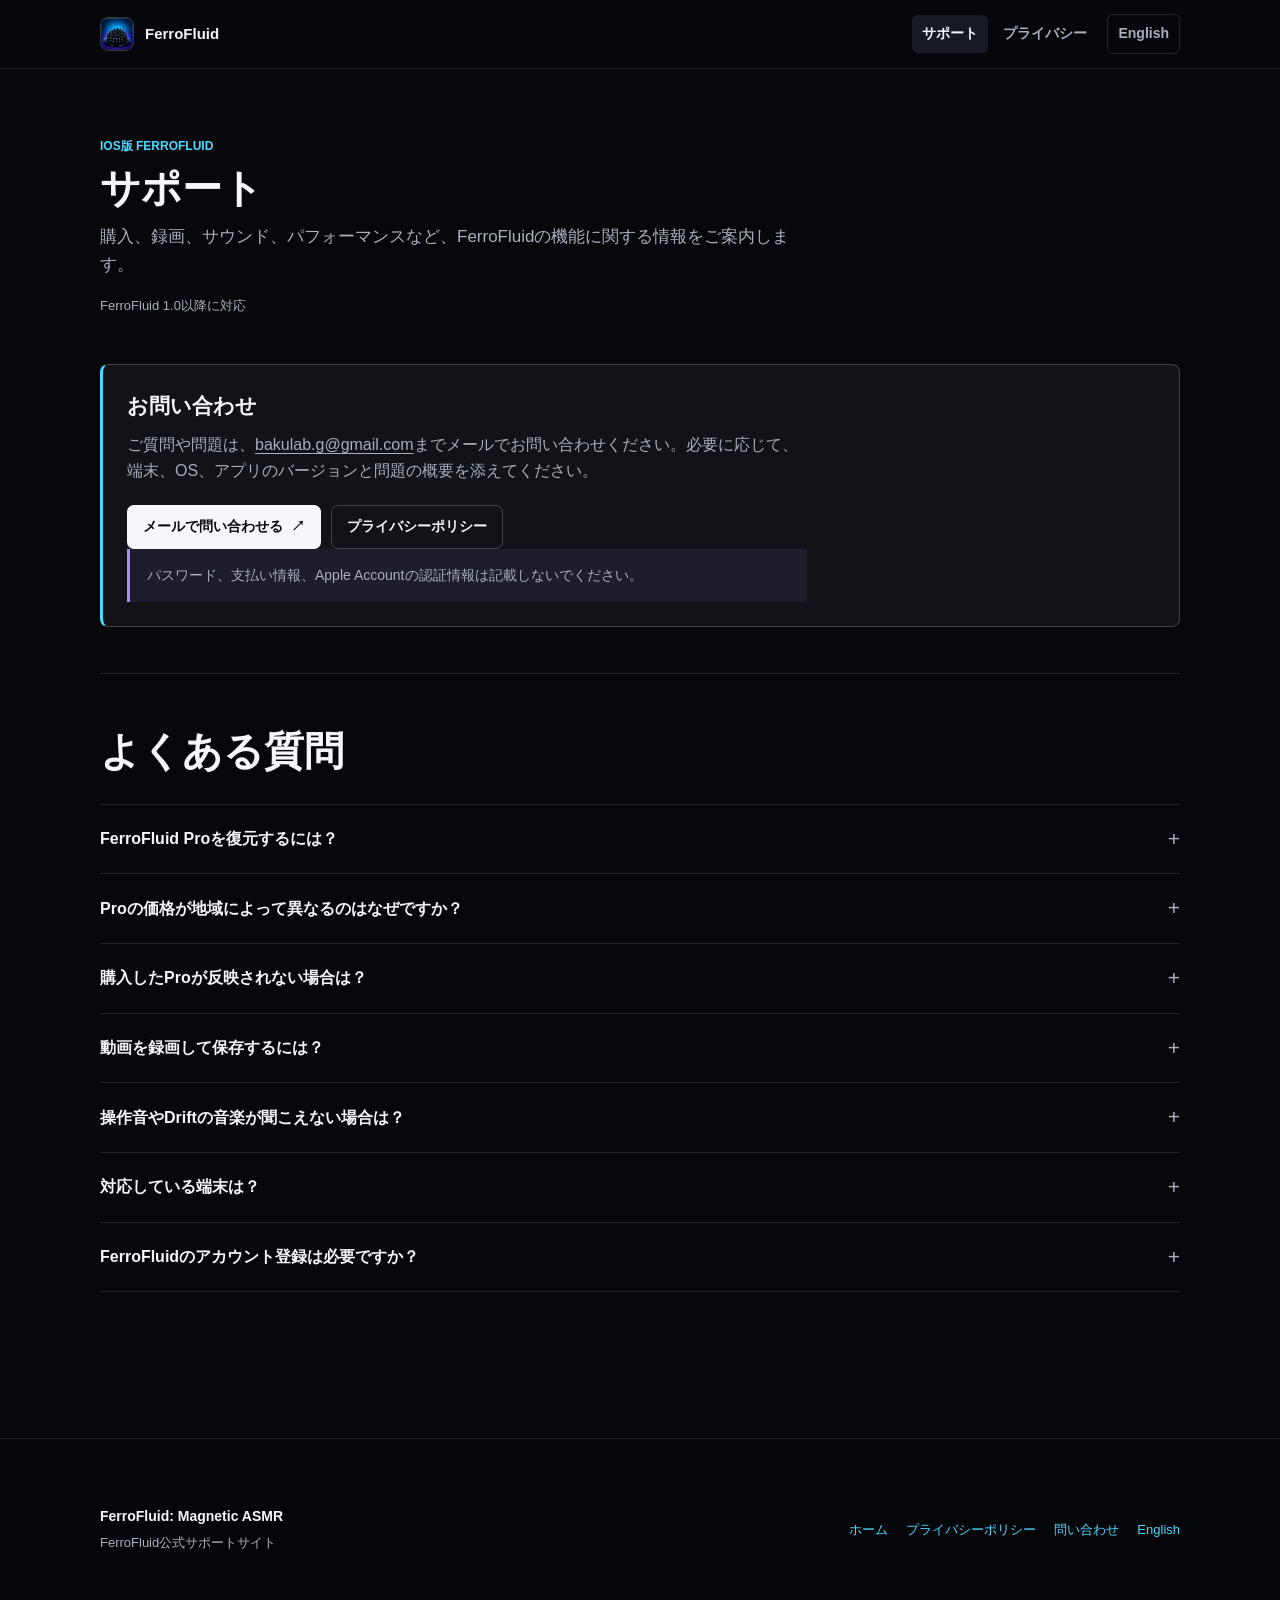
<file: ja/support/index.html>
<!doctype html>
<html lang="ja">
  <head>
    <meta charset="utf-8">
    <meta name="viewport" content="width=device-width, initial-scale=1">
    <meta name="theme-color" content="#07080b">
    <meta name="description" content="FerroFluid: Magnetic ASMRの公式サポート。購入の復元、録画、サウンド、対応環境、問い合わせ方法をご案内します。">
    <meta property="og:title" content="FerroFluid サポート">
    <meta property="og:description" content="FerroFluid: Magnetic ASMRのトラブルシューティングと問い合わせ先です。">
    <meta property="og:type" content="website">
    <meta property="og:url" content="https://bakulab-code.github.io/FerroFluid_App/ja/support/">
    <meta property="og:image" content="https://bakulab-code.github.io/FerroFluid_App/assets/app-icon.png">
    <link rel="canonical" href="https://bakulab-code.github.io/FerroFluid_App/ja/support/">
    <link rel="alternate" hreflang="en" href="https://bakulab-code.github.io/FerroFluid_App/support/">
    <link rel="alternate" hreflang="ja" href="https://bakulab-code.github.io/FerroFluid_App/ja/support/">
    <link rel="icon" href="../../assets/app-icon.png">
    <link rel="stylesheet" href="../../assets/styles.css">
    <title>サポート | FerroFluid: Magnetic ASMR</title>
  </head>
  <body>
    <a class="skip-link" href="#main">本文へ移動</a>
    <header class="site-header">
      <div class="header-inner">
        <a class="brand" href="../" aria-label="FerroFluid ホーム">
          <img src="../../assets/app-icon.png" alt="">
          <span>FerroFluid</span>
        </a>
        <nav class="site-nav" aria-label="メインナビゲーション">
          <a href="./" aria-current="page">サポート</a>
          <a href="../privacy/">プライバシー</a>
          <a class="language-link" href="../../support/" lang="en">English</a>
        </nav>
      </div>
    </header>

    <main id="main">
      <div class="main-inner">
        <header class="page-header">
          <p class="eyebrow">iOS版 FerroFluid</p>
          <h1>サポート</h1>
          <p class="lede">購入、録画、サウンド、パフォーマンスなど、FerroFluidの機能に関する情報をご案内します。</p>
          <p class="meta">FerroFluid 1.0以降に対応</p>
        </header>

        <section class="contact-panel" aria-labelledby="contact-heading">
          <h2 id="contact-heading">お問い合わせ</h2>
          <p>ご質問や問題は、<a href="mailto:bakulab.g@gmail.com">bakulab.g@gmail.com</a>までメールでお問い合わせください。必要に応じて、端末、OS、アプリのバージョンと問題の概要を添えてください。</p>
          <div class="button-row">
            <a class="button" href="mailto:bakulab.g@gmail.com?subject=FerroFluid%20Support">メールで問い合わせる <span aria-hidden="true">↗</span></a>
            <a class="button secondary" href="../privacy/">プライバシーポリシー</a>
          </div>
          <p class="notice">パスワード、支払い情報、Apple Accountの認証情報は記載しないでください。</p>
        </section>

        <section class="section" aria-labelledby="faq-heading">
          <div class="section-heading">
            <h2 id="faq-heading">よくある質問</h2>
          </div>
          <div class="faq-list">
            <details>
              <summary>FerroFluid Proを復元するには？</summary>
              <div class="faq-answer">
                <ol>
                  <li>FerroFluidを開きます。</li>
                  <li>Trace、Drift、Color、Skinなど鍵の付いた機能を選びます。</li>
                  <li>FerroFluid Pro画面で「Restore Purchases」を選びます。</li>
                </ol>
                <p>最初に購入したときと同じApple Accountをご利用ください。FerroFluid Proは買い切りの非消耗型課金です。</p>
              </div>
            </details>

            <details>
              <summary>Proの価格が地域によって異なるのはなぜですか？</summary>
              <div class="faq-answer">
                <p>FerroFluidはApp Storeから提供された現在の現地価格を表示します。通貨、税金、地域別価格はAppleが管理しているため、ストアフロントごとに異なる場合があります。</p>
              </div>
            </details>

            <details>
              <summary>購入したProが反映されない場合は？</summary>
              <div class="faq-answer">
                <ul>
                  <li>購入時に使用したApple Accountで端末にサインインしているか確認します。</li>
                  <li>端末がインターネットへ接続されているか確認します。</li>
                  <li>Pro画面を開き「Restore Purchases」を選びます。</li>
                  <li>FerroFluidを終了して再度起動します。</li>
                </ul>
                <p>App Storeの取引自体に問題が表示される場合は、<a href="https://support.apple.com/ja-jp/billing" rel="noopener noreferrer">Appleサポート</a>へお問い合わせください。FerroFluidはカード情報を受け取らず、App Storeの請求を管理していません。</p>
              </div>
            </details>

            <details>
              <summary>動画を録画して保存するには？</summary>
              <div class="faq-answer">
                <ol>
                  <li>画面右上のMoreボタンを選びます。</li>
                  <li>赤い録画アイコンを選びます。</li>
                  <li>確認画面が表示されたら、FerroFluidによる写真への追加を許可します。</li>
                  <li>録画表示にある停止ボタンを選びます。</li>
                </ol>
                <p>動画は端末内で作成され、写真ライブラリに保存されます。FerroFluidが録画を外部へアップロードすることはありません。</p>
              </div>
            </details>

            <details>
              <summary>操作音やDriftの音楽が聞こえない場合は？</summary>
              <div class="faq-answer">
                <ul>
                  <li>Moreメニューを開き、スピーカーボタンが有効か確認します。</li>
                  <li>端末のメディア音量を上げます。</li>
                  <li>消音モードとBluetoothオーディオ機器の接続を確認します。</li>
                  <li>Driftでは再生が一時停止されていないか確認します。</li>
                </ul>
              </div>
            </details>

            <details>
              <summary>対応している端末は？</summary>
              <div class="faq-answer">
                <p>FerroFluidは、Metalに対応し、iOS・iPadOS 17.0以降を搭載したiPhoneおよびiPadに対応しています。描画性能は端末モデルによって異なります。</p>
              </div>
            </details>

            <details>
              <summary>FerroFluidのアカウント登録は必要ですか？</summary>
              <div class="faq-answer">
                <p>必要ありません。FerroFluidはアカウント登録やログインを必要としません。App Storeでの購入はApple Accountを通してAppleが処理します。</p>
              </div>
            </details>
          </div>
        </section>
      </div>
    </main>

    <footer class="site-footer">
      <div class="footer-inner">
        <div class="footer-brand">
          <strong>FerroFluid: Magnetic ASMR</strong>
          <span>FerroFluid公式サポートサイト</span>
        </div>
        <nav class="footer-links" aria-label="フッターナビゲーション">
          <a href="../">ホーム</a>
          <a href="../privacy/">プライバシーポリシー</a>
          <a href="mailto:bakulab.g@gmail.com">問い合わせ</a>
          <a href="../../support/" lang="en">English</a>
        </nav>
      </div>
    </footer>
  </body>
</html>
</file>
<file: assets/styles.css>
:root {
  color-scheme: dark;
  --bg: #07080b;
  --surface: #111319;
  --surface-strong: #171a22;
  --line: rgba(255, 255, 255, 0.12);
  --line-strong: rgba(255, 255, 255, 0.2);
  --text: #f5f7fb;
  --muted: #a9afbc;
  --muted-strong: #cbd0db;
  --cyan: #4dd8ff;
  --violet: #a58bff;
  --green: #7ce3b1;
  --danger: #ff7e8c;
  --focus: #ffffff;
  --max-width: 1080px;
}

* {
  box-sizing: border-box;
}

html {
  background: var(--bg);
  scroll-behavior: smooth;
}

body {
  min-width: 320px;
  margin: 0;
  background: var(--bg);
  color: var(--text);
  font-family: -apple-system, BlinkMacSystemFont, "SF Pro Text", "Segoe UI", sans-serif;
  font-size: 16px;
  line-height: 1.65;
  letter-spacing: 0;
  -webkit-font-smoothing: antialiased;
}

a {
  color: inherit;
  text-underline-offset: 0.2em;
}

img {
  display: block;
  max-width: 100%;
}

button,
a {
  -webkit-tap-highlight-color: transparent;
}

:focus-visible {
  outline: 2px solid var(--focus);
  outline-offset: 4px;
}

.skip-link {
  position: fixed;
  top: 10px;
  left: 10px;
  z-index: 100;
  padding: 9px 12px;
  border-radius: 6px;
  background: var(--text);
  color: var(--bg);
  font-weight: 700;
  transform: translateY(-160%);
}

.skip-link:focus {
  transform: translateY(0);
}

.site-header {
  position: sticky;
  top: 0;
  z-index: 20;
  border-bottom: 1px solid var(--line);
  background: rgba(7, 8, 11, 0.92);
  backdrop-filter: blur(18px);
}

.header-inner,
.main-inner,
.footer-inner {
  width: min(calc(100% - 36px), var(--max-width));
  margin-inline: auto;
}

.header-inner {
  display: flex;
  min-height: 68px;
  align-items: center;
  justify-content: space-between;
  gap: 24px;
}

.brand {
  display: inline-flex;
  align-items: center;
  gap: 11px;
  color: var(--text);
  font-weight: 730;
  text-decoration: none;
  white-space: nowrap;
}

.brand img {
  width: 34px;
  height: 34px;
  border: 1px solid var(--line-strong);
  border-radius: 8px;
}

.brand span {
  font-size: 15px;
}

.site-nav {
  display: flex;
  align-items: center;
  justify-content: flex-end;
  gap: 5px;
}

.site-nav a {
  min-height: 38px;
  padding: 7px 10px;
  border-radius: 6px;
  color: var(--muted);
  font-size: 14px;
  font-weight: 650;
  text-decoration: none;
  white-space: nowrap;
}

.site-nav a:hover,
.site-nav a[aria-current="page"] {
  background: var(--surface-strong);
  color: var(--text);
}

.site-nav .language-link {
  margin-left: 5px;
  border: 1px solid var(--line);
}

main {
  min-height: calc(100vh - 68px - 180px);
}

.main-inner {
  padding-block: 68px 92px;
}

.product-intro {
  display: grid;
  grid-template-columns: 104px minmax(0, 1fr);
  align-items: center;
  gap: 26px;
  max-width: 760px;
  padding-bottom: 52px;
}

.product-intro img {
  width: 104px;
  height: 104px;
  border: 1px solid var(--line-strong);
  border-radius: 22px;
  box-shadow: 0 18px 48px rgba(34, 125, 255, 0.16);
}

.eyebrow {
  margin: 0 0 8px;
  color: var(--cyan);
  font-size: 12px;
  font-weight: 760;
  letter-spacing: 0;
  text-transform: uppercase;
}

h1,
h2,
h3,
p {
  overflow-wrap: anywhere;
}

h1 {
  margin: 0;
  font-size: clamp(34px, 7vw, 56px);
  font-weight: 760;
  line-height: 1.05;
  letter-spacing: 0;
}

.subtitle {
  margin: 10px 0 0;
  color: var(--muted-strong);
  font-size: 19px;
  font-weight: 560;
}

.lede {
  max-width: 720px;
  margin: 18px 0 0;
  color: var(--muted);
  font-size: 17px;
}

.action-grid {
  display: grid;
  grid-template-columns: repeat(2, minmax(0, 1fr));
  gap: 14px;
  margin-bottom: 70px;
}

.action-card {
  display: flex;
  min-height: 154px;
  flex-direction: column;
  justify-content: space-between;
  gap: 28px;
  padding: 22px;
  border: 1px solid var(--line);
  border-radius: 8px;
  background: var(--surface);
  color: var(--text);
  text-decoration: none;
  transition: border-color 160ms ease, background 160ms ease, transform 160ms ease;
}

.action-card:hover {
  border-color: var(--line-strong);
  background: var(--surface-strong);
  transform: translateY(-2px);
}

.action-card.support {
  border-top-color: var(--cyan);
}

.action-card.privacy {
  border-top-color: var(--violet);
}

.action-card h2 {
  margin: 0 0 6px;
  font-size: 20px;
  line-height: 1.25;
}

.action-card p {
  margin: 0;
  color: var(--muted);
  font-size: 14px;
}

.arrow {
  align-self: flex-end;
  color: var(--muted-strong);
  font-size: 21px;
  line-height: 1;
}

.section {
  padding-block: 54px;
  border-top: 1px solid var(--line);
}

.section:first-child {
  padding-top: 0;
  border-top: 0;
}

.section-heading {
  max-width: 720px;
  margin-bottom: 30px;
}

.section-heading h2,
.page-header h1 {
  margin: 0;
  font-size: clamp(28px, 5vw, 40px);
  font-weight: 740;
  line-height: 1.15;
}

.section-heading p,
.page-header .lede {
  margin-top: 12px;
}

.topic-grid {
  display: grid;
  grid-template-columns: repeat(3, minmax(0, 1fr));
  gap: 28px;
}

.topic h3 {
  margin: 0 0 8px;
  font-size: 16px;
  font-weight: 700;
}

.topic p {
  margin: 0;
  color: var(--muted);
  font-size: 14px;
}

.status-line {
  display: flex;
  align-items: center;
  gap: 9px;
  margin-top: 22px;
  color: var(--muted-strong);
  font-size: 13px;
}

.status-dot {
  width: 8px;
  height: 8px;
  flex: 0 0 auto;
  border-radius: 50%;
  background: var(--green);
  box-shadow: 0 0 0 4px rgba(124, 227, 177, 0.1);
}

.page-header {
  max-width: 760px;
  padding-bottom: 48px;
}

.page-header .meta {
  margin: 16px 0 0;
  color: var(--muted);
  font-size: 13px;
}

.content-layout {
  display: grid;
  grid-template-columns: minmax(0, 1fr) 260px;
  align-items: start;
  gap: 70px;
}

.prose {
  min-width: 0;
}

.prose section {
  padding: 32px 0;
  border-top: 1px solid var(--line);
}

.prose section:first-child {
  padding-top: 0;
  border-top: 0;
}

.prose h2 {
  margin: 0 0 12px;
  font-size: 21px;
  font-weight: 720;
  line-height: 1.3;
}

.prose h3 {
  margin: 24px 0 8px;
  font-size: 16px;
}

.prose p,
.prose li {
  color: var(--muted-strong);
}

.prose p {
  margin: 0 0 14px;
}

.prose ul,
.prose ol {
  margin: 12px 0 18px;
  padding-left: 22px;
}

.prose li + li {
  margin-top: 7px;
}

.prose a,
.side-panel a,
.site-footer a {
  color: var(--cyan);
}

.side-panel {
  position: sticky;
  top: 92px;
  padding: 18px;
  border: 1px solid var(--line);
  border-radius: 8px;
  background: var(--surface);
}

.side-panel h2 {
  margin: 0 0 12px;
  font-size: 14px;
}

.side-panel ul {
  margin: 0;
  padding: 0;
  list-style: none;
}

.side-panel li + li {
  margin-top: 8px;
}

.side-panel a {
  font-size: 13px;
  text-decoration: none;
}

.side-panel a:hover {
  text-decoration: underline;
}

.contact-panel {
  margin-bottom: 46px;
  padding: 24px;
  border: 1px solid var(--line-strong);
  border-left: 3px solid var(--cyan);
  border-radius: 8px;
  background: var(--surface);
}

.contact-panel h2 {
  margin: 0 0 8px;
  font-size: 21px;
}

.contact-panel p {
  max-width: 680px;
  margin: 0;
  color: var(--muted);
}

.button-row {
  display: flex;
  flex-wrap: wrap;
  gap: 10px;
  margin-top: 20px;
}

.button {
  display: inline-flex;
  min-height: 44px;
  align-items: center;
  justify-content: center;
  gap: 8px;
  padding: 9px 15px;
  border: 1px solid var(--line-strong);
  border-radius: 7px;
  background: var(--text);
  color: var(--bg);
  font-size: 14px;
  font-weight: 720;
  text-decoration: none;
}

.button.secondary {
  background: transparent;
  color: var(--text);
}

.notice {
  margin: 22px 0;
  padding: 15px 17px;
  border-left: 3px solid var(--violet);
  background: rgba(165, 139, 255, 0.08);
  color: var(--muted-strong);
  font-size: 14px;
}

.faq-list {
  border-top: 1px solid var(--line);
}

.faq-list details {
  border-bottom: 1px solid var(--line);
}

.faq-list summary {
  display: flex;
  min-height: 68px;
  align-items: center;
  justify-content: space-between;
  gap: 20px;
  padding: 17px 0;
  color: var(--text);
  font-weight: 680;
  cursor: pointer;
  list-style: none;
}

.faq-list summary::-webkit-details-marker {
  display: none;
}

.faq-list summary::after {
  content: "+";
  color: var(--muted);
  font-size: 21px;
  font-weight: 400;
}

.faq-list details[open] summary::after {
  content: "−";
}

.faq-answer {
  max-width: 760px;
  padding: 0 0 22px;
  color: var(--muted);
}

.faq-answer p {
  margin: 0;
}

.faq-answer ol,
.faq-answer ul {
  margin: 10px 0 0;
  padding-left: 22px;
}

.site-footer {
  border-top: 1px solid var(--line);
  background: #050609;
}

.footer-inner {
  display: flex;
  min-height: 180px;
  align-items: center;
  justify-content: space-between;
  gap: 34px;
  padding-block: 34px;
}

.footer-brand {
  color: var(--muted);
  font-size: 13px;
}

.footer-brand strong {
  display: block;
  margin-bottom: 4px;
  color: var(--text);
  font-size: 14px;
}

.footer-links {
  display: flex;
  flex-wrap: wrap;
  justify-content: flex-end;
  gap: 10px 18px;
}

.footer-links a {
  font-size: 13px;
  text-decoration: none;
}

.footer-links a:hover {
  text-decoration: underline;
}

@media (max-width: 820px) {
  .content-layout {
    grid-template-columns: 1fr;
    gap: 36px;
  }

  .side-panel {
    position: static;
    order: -1;
  }

  .topic-grid {
    grid-template-columns: 1fr;
    gap: 24px;
  }
}

@media (max-width: 680px) {
  .header-inner {
    min-height: 62px;
  }

  .brand span {
    display: none;
  }

  .site-nav {
    gap: 1px;
  }

  .site-nav a {
    padding-inline: 8px;
    font-size: 13px;
  }

  .site-nav .language-link {
    margin-left: 2px;
  }

  .main-inner {
    padding-block: 48px 70px;
  }

  .product-intro {
    grid-template-columns: 76px minmax(0, 1fr);
    gap: 18px;
    padding-bottom: 40px;
  }

  .product-intro img {
    width: 76px;
    height: 76px;
    border-radius: 16px;
  }

  .eyebrow {
    margin-bottom: 5px;
  }

  h1 {
    font-size: 36px;
  }

  .subtitle {
    margin-top: 6px;
    font-size: 16px;
  }

  .lede {
    font-size: 16px;
  }

  .action-grid {
    grid-template-columns: 1fr;
    margin-bottom: 54px;
  }

  .action-card {
    min-height: 128px;
  }

  .section {
    padding-block: 42px;
  }

  .footer-inner {
    min-height: 160px;
    align-items: flex-start;
    flex-direction: column;
    justify-content: center;
  }

  .footer-links {
    justify-content: flex-start;
  }
}

@media (prefers-reduced-motion: reduce) {
  html {
    scroll-behavior: auto;
  }

  .action-card {
    transition: none;
  }
}
</file>
